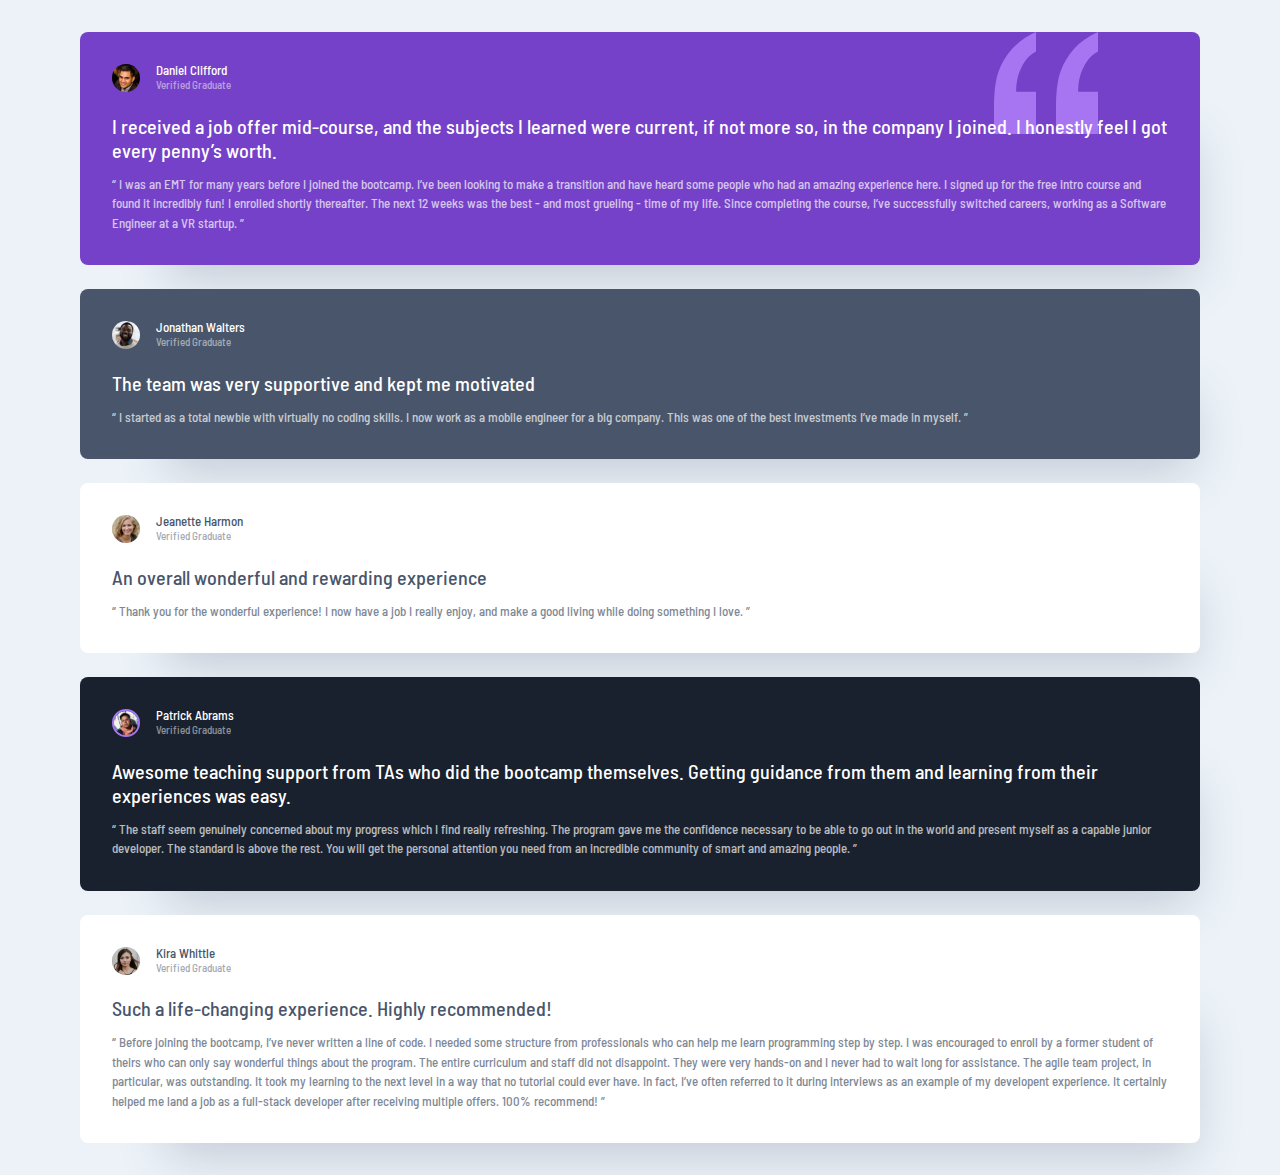
<file: learn-grid-the-easy-way-main/index.html>
<!DOCTYPE html>
<html lang="en">

<head>
  <meta charset="UTF-8">
  <meta http-equiv="X-UA-Compatible" content="IE=edge">
  <meta name="viewport" content="width=device-width, initial-scale=1.0">
  <!-- Google font -->
  <link rel="preconnect" href="https://fonts.googleapis.com">
  <link rel="preconnect" href="https://fonts.gstatic.com" crossorigin>
  <link href="https://fonts.googleapis.com/css2?family=Barlow+Semi+Condensed:wght@500;600&display=swap"
    rel="stylesheet">
  <!-- my css -->
  <link rel="stylesheet" href="style-start.css">
  <title>FEM grid</title>
</head>

<body>
  <main class="testimonial-grid">
    <article class="testimonial grid-col-span-2 flow bg-primary-400 quote text-neutral-100">
      <div class="flex">
        <div>
          <img  src="./images/image-daniel.jpg" alt="daniel clifford">
        </div>
        <div>
          <h2 class="name">Daniel Clifford</h2>
          <p class="position">Verified Graduate</p>
        </div>
      </div>
      <p>
        I received a job offer mid-course, and the subjects I learned were current, if not more so,
        in the company I joined. I honestly feel I got every penny’s worth.
      </p>
      <p>
        “ I was an EMT for many years before I joined the bootcamp. I’ve been looking to make a
        transition and have heard some people who had an amazing experience here. I signed up
        for the free intro course and found it incredibly fun! I enrolled shortly thereafter.
        The next 12 weeks was the best - and most grueling - time of my life. Since completing
        the course, I’ve successfully switched careers, working as a Software Engineer at a VR startup. ”
      </p>
    </article>
    <article class="testimonial flow bg-secondary-400 text-neutral-100">
      <div class="flex">
        <div>
          <img src="./images/image-jonathan.jpg" alt="Jonathan Walters">
        </div>
        <div>
          <h2 class="name">Jonathan Walters</h2>
          <p class="position">Verified Graduate</p>
        </div>
      </div>
      <p>
        The team was very supportive and kept me motivated
      </p>
      <p>
        “ I started as a total newbie with virtually no coding skills. I now work as a mobile engineer
        for a big company. This was one of the best investments I’ve made in myself. ”
      </p>
    </article>
    <article class="testimonial flow bg-neutral-100 text-secondary-400">
      <div class="flex">
        <div>
          <img src="./images/image-jeanette.jpg" alt="Jeanette Harmon">
        </div>
        <div>
          <h2 class="name">Jeanette Harmon</h2>
          <p class="position">Verified Graduate</p>
        </div>
      </div>
      <p>
        An overall wonderful and rewarding experience</p>
      <p>
        “ Thank you for the wonderful experience! I now have a job I really enjoy, and make a good living
        while doing something I love. ”
      </p>
    </article>
    <article class="testimonial grid-col-span-2 flow bg-secondary-500 text-neutral-100">
      <div class="flex">
        <div>
          <img class="border-primary-400" src="./images/image-patrick.jpg" alt="Patrick Abrams">
        </div>
        <div>
          <h2 class="name">Patrick Abrams</h2>
          <p class="position">Verified Graduate</p>
        </div>
      </div>
      <p>
        Awesome teaching support from TAs who did the bootcamp themselves. Getting guidance from them and
        learning from their experiences was easy.
      </p>
      <p>
        “ The staff seem genuinely concerned about my progress which I find really refreshing. The program
        gave me the confidence necessary to be able to go out in the world and present myself as a capable
        junior developer. The standard is above the rest. You will get the personal attention you need from
        an incredible community of smart and amazing people. ”
      </p>
    </article>
    <article class="testimonial flow bg-neutral-100 text-secondary-400">
      <div class="flex">
        <div>
          <img src="./images/image-kira.jpg" alt="Kira Whittle">
        </div>
        <div>
          <h2 class="name">Kira Whittle</h2>
          <p class="position">Verified Graduate</p>
        </div>
      </div>
      <p>
        Such a life-changing experience. Highly recommended!
      </p>
      <p>
        “ Before joining the bootcamp, I’ve never written a line of code. I needed some structure from
        professionals who can help me learn programming step by step. I was encouraged to enroll by a former
        student of theirs who can only say wonderful things about the program. The entire curriculum and staff
        did not disappoint. They were very hands-on and I never had to wait long for assistance. The agile team
        project, in particular, was outstanding. It took my learning to the next level in a way that no tutorial
        could ever have. In fact, I’ve often referred to it during interviews as an example of my developent
        experience. It certainly helped me land a job as a full-stack developer after receiving multiple offers.
        100% recommend! ”
      </p>
    </article>
  </main>




</body>

</html>
</file>
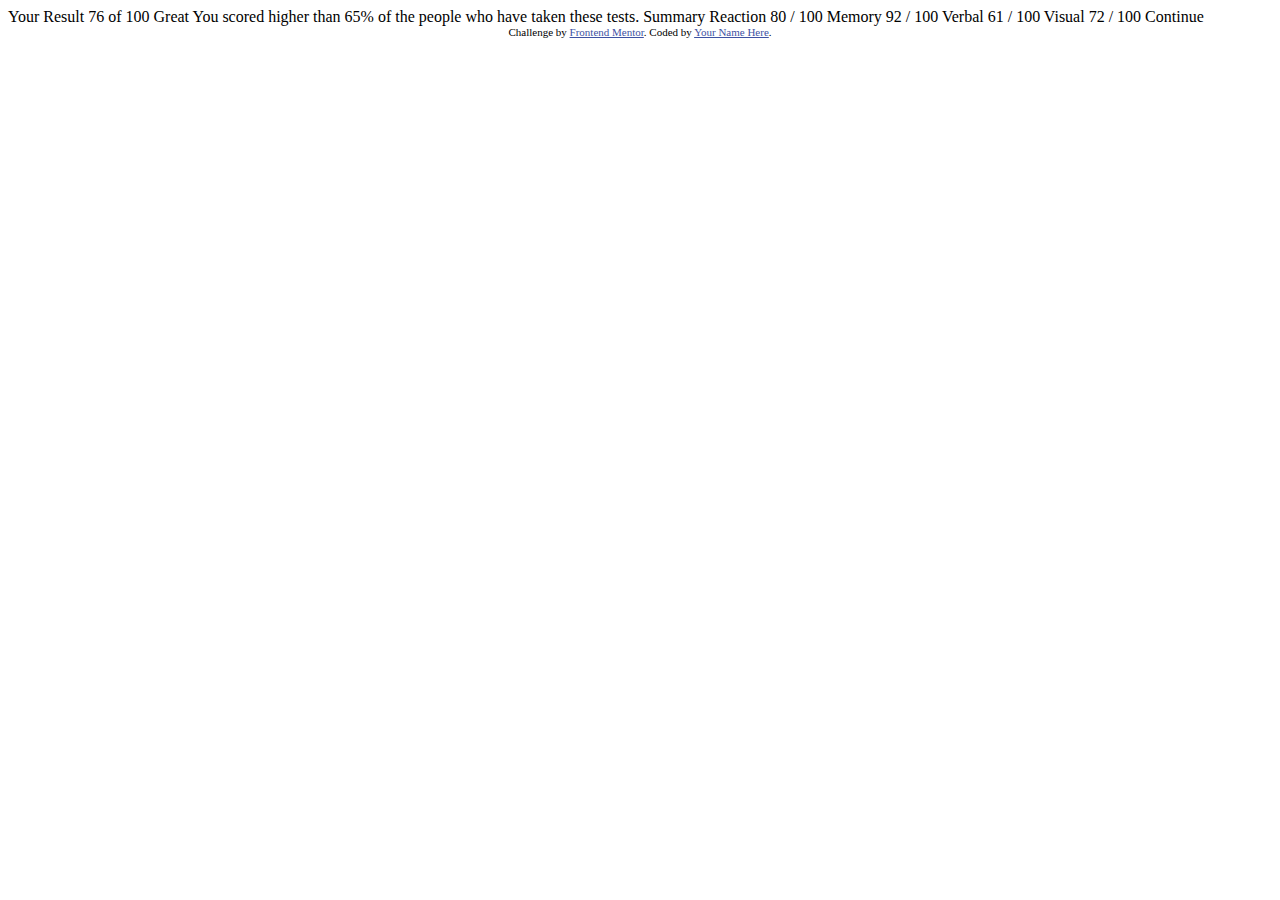
<file: results-summary-component-main/index.html>
<!DOCTYPE html>
<html lang="en">
<head>
  <meta charset="UTF-8">
  <meta name="viewport" content="width=device-width, initial-scale=1.0"> <!-- displays site properly based on user's device -->

  <link rel="icon" type="image/png" sizes="32x32" href="./assets/images/favicon-32x32.png">
  
  <title>Frontend Mentor | Results summary component</title>

  <!-- Feel free to remove these styles or customise in your own stylesheet 👍 -->
  <style>
    .attribution { font-size: 11px; text-align: center; }
    .attribution a { color: hsl(228, 45%, 44%); }
  </style>
</head>
<body>

  Your Result
  76
  of 100

  Great
  You scored higher than 65% of the people who have taken these tests.
  
  Summary

  Reaction
  80 / 100

  Memory
  92 / 100

  Verbal
  61 / 100

  Visual
  72 / 100

  Continue
  
  <div class="attribution">
    Challenge by <a href="https://www.frontendmentor.io?ref=challenge" target="_blank">Frontend Mentor</a>. 
    Coded by <a href="#">Your Name Here</a>.
  </div>
</body>
</html>
</file>
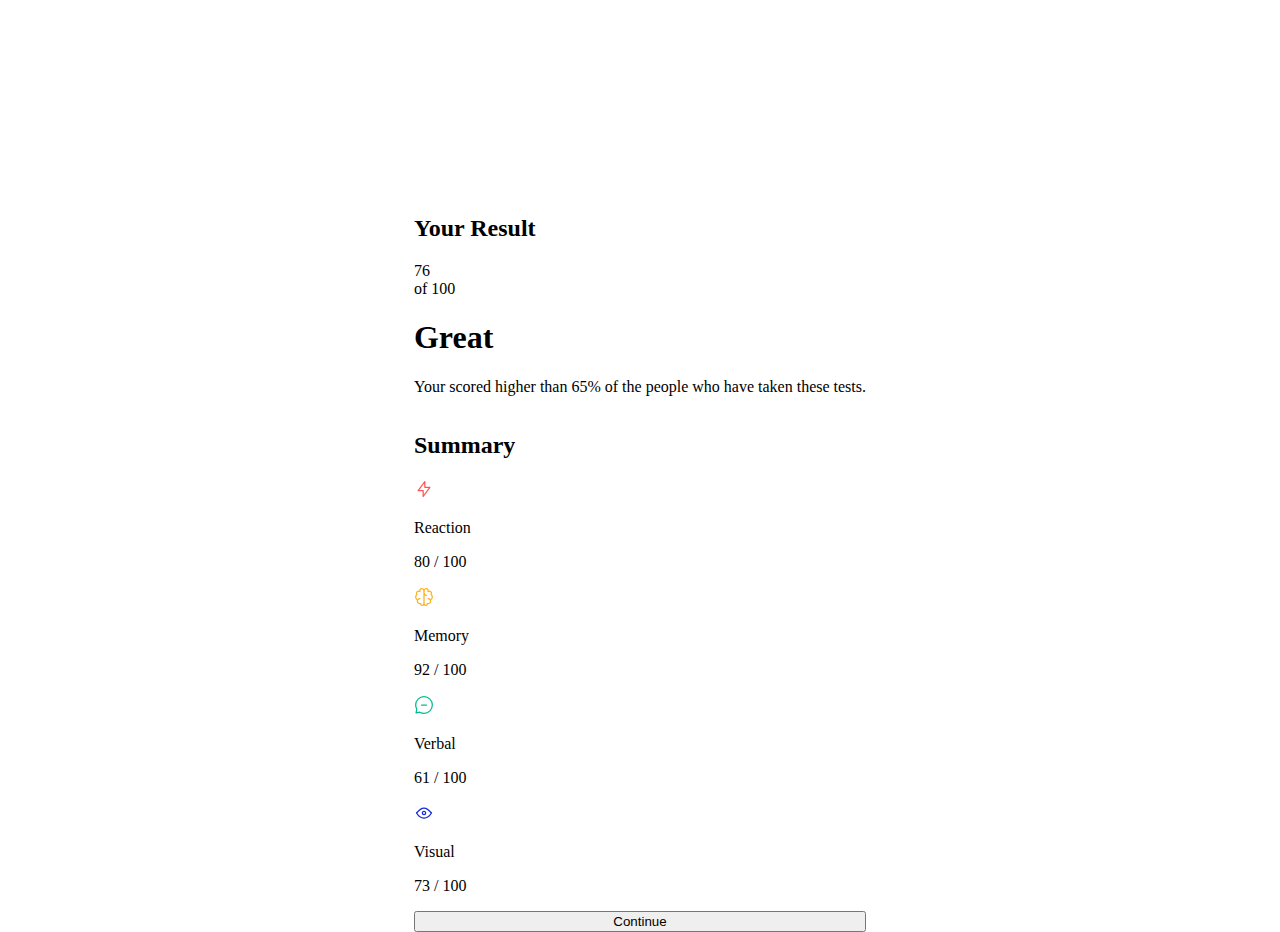
<file: card.html>
<!DOCTYPE html>
<html lang="en">
<head>
    <meta charset="UTF-8">
    <meta name="viewport" content="width=device-width, initial-scale=1.0">
    <link rel="stylesheet" href="card-style.css">
    <link rel="icon" href="/results-summary-component-main/assets/images/favicon-32x32.png">
    <title>card challenge</title>
</head>
<body>
    <div class="card">

        <div class="result">
            <h2>Your Result</h2>
            <p><span>76</span><br>of 100</p>
            <h1>Great</h1>
            <p class="result-text">Your scored higher than 65% of the people who have taken these tests.</p>
        </div>
        
        <div class="summary">
            <h2 class="summary">Summary</h2>
            <div class="reaction">
                <img src="/results-summary-component-main/assets/images/icon-reaction.svg" alt="">
                <p>Reaction</p>
                <p><span>80</span> / 100</p>
            </div>
            <div class="memory">
                <img src="/results-summary-component-main/assets/images/icon-memory.svg" alt="">
                <p>Memory</p>
                <p><span>92</span> / 100</p>
            </div>
            <div class="verbal">
                <img src="/results-summary-component-main/assets/images/icon-verbal.svg" alt="">
                <p>Verbal</p>
                <p><span>61</span> / 100</p>
            </div>
            <div class="visual">
                <img src="/results-summary-component-main/assets/images/icon-visual.svg" alt="">
                <p>Visual</p>
                <p><span>73</span> / 100</p>
            </div>
        </div>
        <button class="btn-continue">Continue</button>
    </div>

</body>
</html>
</file>
<file: learn-grid-the-easy-way-main/style-start.css>
:root {
  --clr-primary-400: 263 55% 52%;
  --clr-secondary-400: 217 19% 35%;
  --clr-secondary-500: 219 29% 14%;
  --clr-neutral-100: 0 0% 100%;
  --clr-neutral-200: 210 46% 95%;
  --clr-neutral-300: 0 0% 81%;

  --ff-primary: "Barlow Semi Condensed", sans-serif;

  --fw-400: 500;
  --fw-700: 600;

  --fs-300: 0.6875rem;
  --fs-400: 0.8125rem;
  --fs-500: 1.25rem;
}

/* Box sizing rules */
*,
*::before,
*::after {
  box-sizing: border-box;
}

/* Remove default margin */
body,
h1,
h2,
h3,
h4,
p,
figure,
blockquote,
dl,
dd {
  margin: 0;
}

/* Remove list styles on ul, ol elements with a list role, which suggests default styling will be removed */
ul[role="list"],
ol[role="list"] {
  list-style: none;
}

/* Set core root defaults */
html:focus-within {
  scroll-behavior: smooth;
}

/* Set core body defaults */
body {
  min-height: 100vh;
  text-rendering: optimizeSpeed;
  line-height: 1.5;
}

/* A elements that don't have a class get default styles */
a:not([class]) {
  text-decoration-skip-ink: auto;
}

/* Make images easier to work with */
img,
picture {
  max-width: 100%;
  display: block;
}

/* Inherit fonts for inputs and buttons */
input,
button,
textarea,
select {
  font: inherit;
}

/* Remove all animations, transitions and smooth scroll for people that prefer not to see them */
@media (prefers-reduced-motion: reduce) {
  html:focus-within {
    scroll-behavior: auto;
  }

  *,
  *::before,
  *::after {
    animation-duration: 0.01ms !important;
    animation-iteration-count: 1 !important;
    transition-duration: 0.01ms !important;
    scroll-behavior: auto !important;
  }
}

body {
  display: grid;
  place-content: center;
  min-height: 100vh;

  font-family: var(--ff-primary);
  font-weight: var(--fw-400);

  background-color: hsl(var(--clr-neutral-200));
}

h1,
h2,
h3 {
  font-weight: var(--fw-700);
}

/* utilities */
.flex {
  display: flex;
  gap: var(--gap, 1rem);
}

.flow > *:where(:not(:first-child)) {
  margin-top: var(--flow-spacer, 1em);
}

.bg-primary-400 {
  background: hsl(var(--clr-primary-400));
}
.bg-secondary-400 {
  background: hsl(var(--clr-secondary-400));
}
.bg-secondary-500 {
  background: hsl(var(--clr-secondary-500));
}

.bg-neutral-100 {
  background: hsl(var(--clr-neutral-100));
}

.text-neutral-100 {
  color: hsl(var(--clr-neutral-100));
}
.text-secondary-400 {
  color: hsl(var(--clr-secondary-400));
}
.border-primary-400 {
  border: 2px solid #a775f1;
}

/* components */
.testimonial-grid {
  display: grid;
  gap: 1.5rem;

  padding-block: 2rem;
  width: min(95%, 70rem);
  margin-inline: auto;
}

.testimonial {
  font-size: var(--fs-400);
  padding: 2rem;
  border-radius: 0.5rem;
  box-shadow: 2.5rem 3.75rem 3rem -3rem hsl(var(--clr-secondary-400) / 0.25);
}

.testimonial.quote {
  background-image: url("./images/bg-pattern-quotation.svg");
  background-repeat: no-repeat;
  background-position: top right 10%;
}

.testimonial img {
  width: 1.75rem;
  aspect-ratio: 1;
  border-radius: 50%;
}

.testimonial .name {
  font-size: var(--fs-400);
  font-weight: var(--fw-400);
  line-height: 1;
}

.testimonial .position {
  font-size: var(--fs-300);
  opacity: 0.5;
}

.testimonial > p:first-of-type {
  font-size: var(--fs-500);
  line-height: 1.2;
}

.testimonial > p:last-of-type {
  opacity: 0.7;
}
</file>
<file: card-style.css>
@font-face {
    font-family: 'Hanken Grotesk';
    src: url('/results-summary-component-main/assets/fonts/HankenGrotesk-VariableFont_wght.ttf') format('truetype');
    font-weight: 500 700 800;
    font-style: normal;
}
body {
    margin: 0;
    min-height: 100vh;
    display: flex;
    justify-content: center;
    align-items: center;
}

.card {
    display: grid;
    max-width: 740px;
    max-height: 510px;
    background-color: #fff; 
}
</file>
